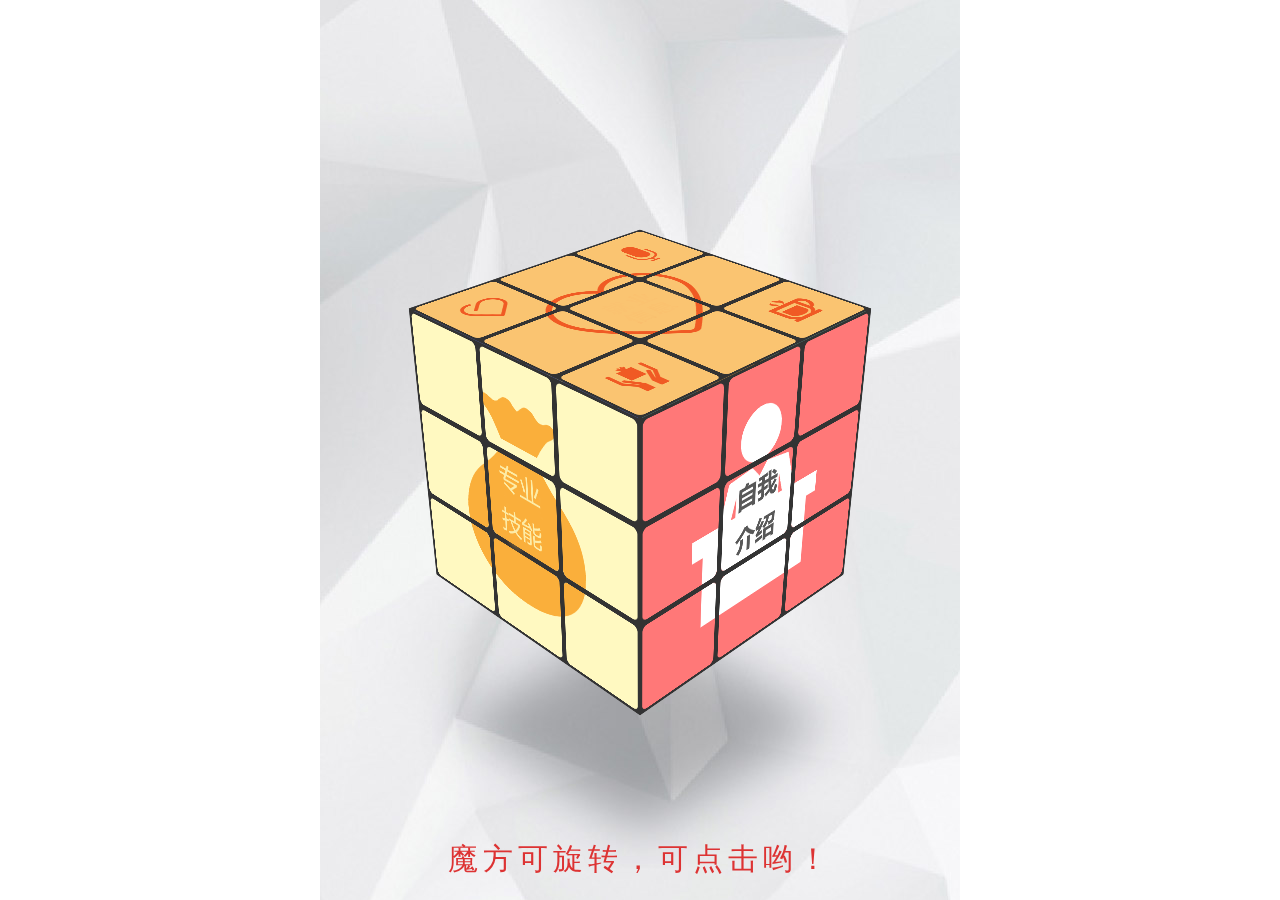
<file: resumeByH5/index.html>
<!DOCTYPE html>
<html lang="en">
<head>
    <meta charset="UTF-8">
    <meta name="viewport" content="width=device-width, initial-scale=1.0, user-scalable=no, maximum-scale=1.0, minimum-scale=1.0">
    <meta http-equiv="X-UA-Compatible" content="ie=edge">
    <link rel="stylesheet" href="css/swiper.css">
    <link rel="stylesheet/less" href="css/index.less">
    <link rel="stylesheet" href="css/animate.css">
    <link rel="stylesheet" href="css/iconfont.css">
    <script src='util/less.min.js'></script>
    <title>H5开发创意简历</title>
</head>
<body>
<main class="mainBox">
    <section class="loadingBox">
        <div class="title">
            <h1>孙妍妍</h1>
            <h2>H5场景的交互型简历</h2>
        </div>
        <div class="progress">
            <div class='run'></div>
        </div>
    </section>
    <section class="phoneBox">
        <div class="header">
            <h2 class='name'>孙妍妍</h2>
            <span class="time">00:00</span>
        </div>
        <div class="toListen">
            <audio src="./audio/bell.mp3" id='audioBell' loop preload='none'></audio>
            <div class="next"></div>
        </div>
        <div class="listening">
            <audio src="./audio/comfortable.mp3" id='audioSay' loop preload='none'></audio>
            <div class="next"></div>
        </div>
    </section>
    <section class="messageBox"></section>
    <section class="cubeBox">
        <ul class="box">
            <li><img src="./img/cube1.png" alt=""></li>
            <li><img src="./img/cube2.png" alt=""></li>
            <li><img src="./img/cube3.png" alt=""></li>
            <li><img src="./img/cube4.png" alt=""></li>
            <li><img src="./img/cube5.png" alt=""></li>
            <li><img src="./img/cube6.png" alt=""></li>
        </ul>
        <div class="tip">
            魔方可旋转，可点击哟！
        </div>
    </section>
    <section class="swiperBox">
        <div class="return">
            <i class="iconfont icon-fanhui"></i>
        </div>
        <div class="swiper-container">
            <div class="swiper-wrapper">
                <div class="swiper-slide page1">
                    <dl id='makisuBox'>
                        <dt>自我介绍</dt>
                        <dd><span class="no">01</span><span class="desc">姓名：孙妍妍</span></dd>
                        <dd><span class="no">02</span><span class="desc">性别：女</span></dd>
                        <dd><span class="no">03</span><span class="desc">年龄：23</span></dd>
                        <dd><span class="no">04</span><span class="desc">毕业院校：西北大学</span></dd>
                        <dd><span class="no">05</span><span class="desc">学历：本科</span></dd>
                        <dd><span class="no">06</span><span class="desc">籍贯：江苏</span></dd>
                        <dd><span class="no">07</span><span class="desc">电话：173xxxx0195</span></dd>
                        <dd><span class="no">08</span><span class="desc">邮箱：546208361@qq.com</span></dd>
                    </dl>
                </div>
                <div class="swiper-slide page2">
                    <h2>专业技能</h2>
                    <img src="./img/course1.png" alt="">
                    <img src="./img/course2.png" alt="">
                    <img src="./img/course3.png" alt="">
                    <img src="./img/course4.png" alt="">
                    <img src="./img/course5.png" alt="">
                    <img src="./img/course6.png" alt="">
                    <img src="./img/course.png" alt="">
                </div>
                <div class="swiper-slide page3">
                    <div class="header">
                        <h2>这是列表</h2>
                    </div>
                    <div>
                        <ul class='teachers'>
                            <li class="teacher">
                                <img src="./audio/avator.jpg" alt="">
                                <h3 class='name'>周周周</h3>
                                <div class="desc">HTTP协议采用了请求/响应模型，服务器给与响应。</div>
                            </li>
                            <li class="teacher">
                                <img src="./audio/avator.jpg" alt="">
                                <h3 class='name'>周周周</h3>
                                <div class="desc">HTTP协议采用了请求/响应模型，服务器给与响应。</div>
                            </li>
                            <li class="teacher">
                                <img src="./audio/avator.jpg" alt="">
                                <h3 class='name'>周周周</h3>
                                <div class="desc">HTTP协议采用了请求/响应模型，服务器给与响应。</div>
                            </li>
                            <li class="teacher">
                                <img src="./audio/avator.jpg" alt="">
                                <h3 class='name'>周周周</h3>
                                <div class="desc"></div>
                            </li>
                            <li class="teacher">
                                <img src="./audio/avator.jpg" alt="">
                                <h3 class='name'>周周周</h3>
                                <div class="desc">哈哈哈哈哈哈哈哈哈哈哈哈哈哈哈哈哈哈哈哈哈哈哈</div>
                            </li>
                            <li class="teacher">
                                <img src="./audio/avator.jpg" alt="">
                                <h3 class='name'>周周周</h3>
                                <div class="desc">HTTP超文本传输协议，目前网页传输的的通用协议。</div>
                            </li>
                        </ul>
                    </div>
                </div>
                <div class="swiper-slide page4">
                    <img src="./audio/timg.jpg" alt="">
                    <div class="mask"></div>
                    <div class="header">
                        <img src="./audio/avator.jpg" alt="">
                        <div class="title">
                            <h2>平凡之路</h2>
                            <h3>朴树</h3>
                        </div>
                    </div>
                    <div class="content">
                        <div class="wrapper" data-h=0>
                            <p>hshdahdhasdh哈哈哈</p>
                        </div>
                    </div>
                    <div class="footer">
                        <div class="progress">
                            <span class='curTime'>00:00</span>
                            <div class='runBox'>
                                <div class='run'></div>
                            </div>
                            <span class='totalTime'>00:00</span>
                        </div>
                        <div class='control'>
                            <i class="iconfont icon-zuobofang"></i>
                            <i class="iconfont icon-pause"></i>
                            <i class="iconfont icon-youbofang"></i>
                        </div>
                    </div>
                    <audio src="./audio/平凡之路.mp3" id='road' preload='none'></audio>
                </div>
                <div class="swiper-slide page5">
                    <div class="img">
                        <img src="audio/timg.jpg" alt="">
                    </div>
                    <div class="img">
                        <img src="audio/timg.jpg" alt="">
                    </div>
                    <div class="img">
                        <img src="audio/timg.jpg" alt="">
                    </div>
                    <div class="footer">
                        <p>让梦想燃烧！</p>
                    </div>
                </div>
                <div class="swiper-slide page6">
                    <div class="header">
                        <p>联系我们</p>
                        <p>contact us</p>
                    </div>
                    <div class="main">
                        <ul >
                            <li>
                                <img src="img/phone.png" alt="">
                                <div class="detail">
                                    <p>qq:12344444</p>
                                    <p>TEL:12344444</p>
                                    <p>手机:12344444</p>
                                </div>
                            </li>
                            <li>
                                <img src="img/address.png" alt="">
                                <div class="detail">
                                    <p>地址：</p>
                                    <p>的哈收到啦圣诞快乐是代理商</p>
                                </div>
                            </li>
                        </ul>
                    </div>
                </div>
            </div>
        </div>
    </section>
<script src='js/rem.js'></script>
<script src='util/zepto.min.js'></script>
<script src='util/swiper.js'></script>
<script src='util/makisu.min.js'></script>
<script src='js/index.js'></script>
</main>   
</body>
</html>
</file>
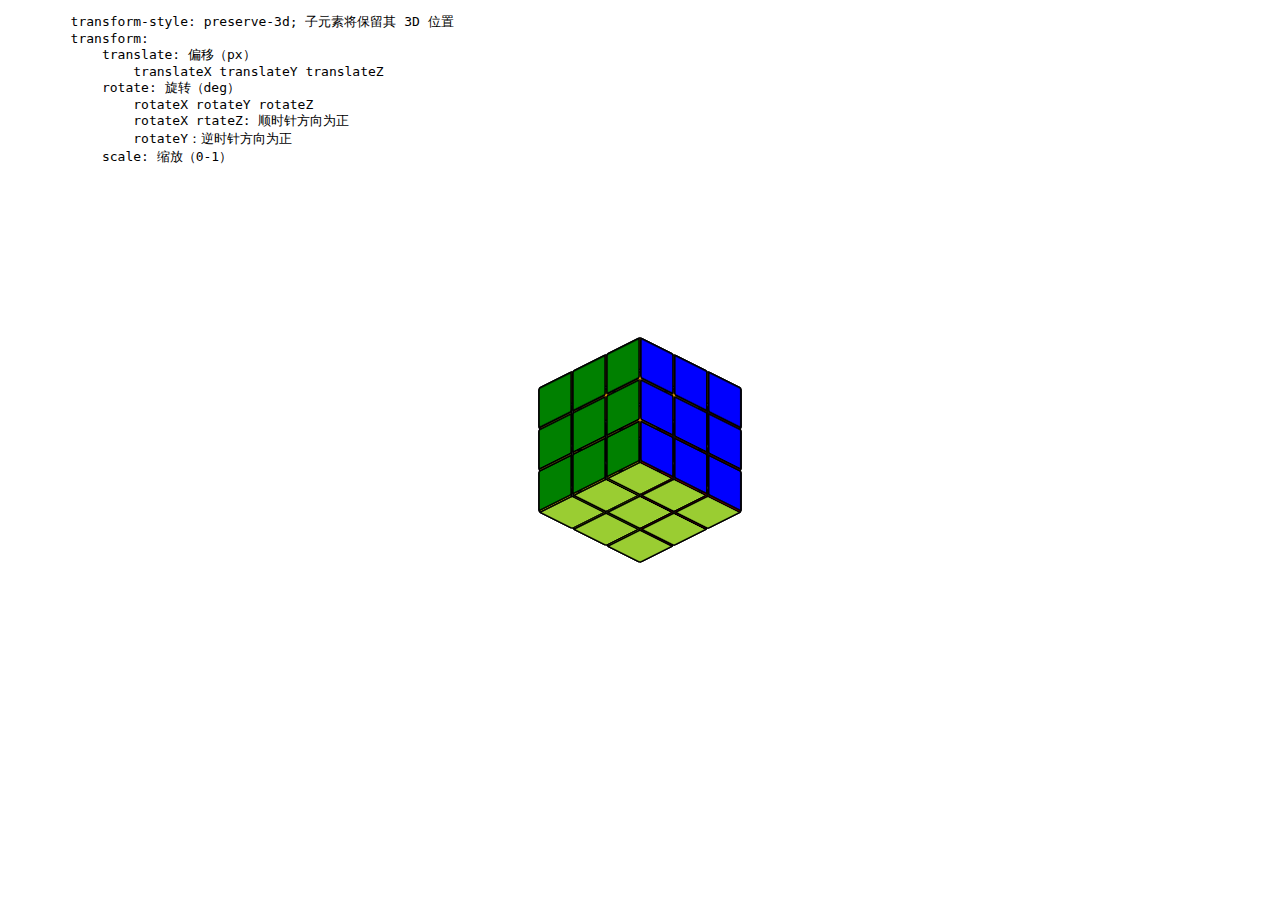
<file: css-transform.html>
<!DOCTYPE html>
<html>
<head>
    <meta charset='utf-8'>
    <link rel="stylesheet/less" href="css-transform.less">
    <script src="./js-util/less.js"></script>
</head>
<body>
    <pre>
        transform-style: preserve-3d; 子元素将保留其 3D 位置
        transform: 
            translate: 偏移（px）
                translateX translateY translateZ
            rotate: 旋转（deg）
                rotateX rotateY rotateZ
                rotateX rtateZ: 顺时针方向为正
                rotateY：逆时针方向为正
            scale: 缩放（0-1）
    </pre>
    <div class="main">
        <div class="box">
            <div class="aside green">
                <div></div>
                <div></div>
                <div></div>
                <div></div>
                <div></div>
                <div></div>
                <div></div>
                <div></div>
                <div></div>
            </div>
            <div class="aside red">
                <div></div>
                <div></div>
                <div></div>
                <div></div>
                <div></div>
                <div></div>
                <div></div>
                <div></div>
                <div></div>
            </div>
            <div class="aside orange">
                <div></div>
                <div></div>
                <div></div>
                <div></div>
                <div></div>
                <div></div>
                <div></div>
                <div></div>
                <div></div>
            </div>
            <div class="aside yellow">
                <div></div>
                <div></div>
                <div></div>
                <div></div>
                <div></div>
                <div></div>
                <div></div>
                <div></div>
                <div></div>
            </div>
            <div class="aside blue">
                <div></div>
                <div></div>
                <div></div>
                <div></div>
                <div></div>
                <div></div>
                <div></div>
                <div></div>
                <div></div>
            </div>
            <div class="aside yg">
                <div></div>
                <div></div>
                <div></div>
                <div></div>
                <div></div>
                <div></div>
                <div></div>
                <div></div>
                <div></div>
            </div>
        </div>
    </div>
</body>
</html>
</file>
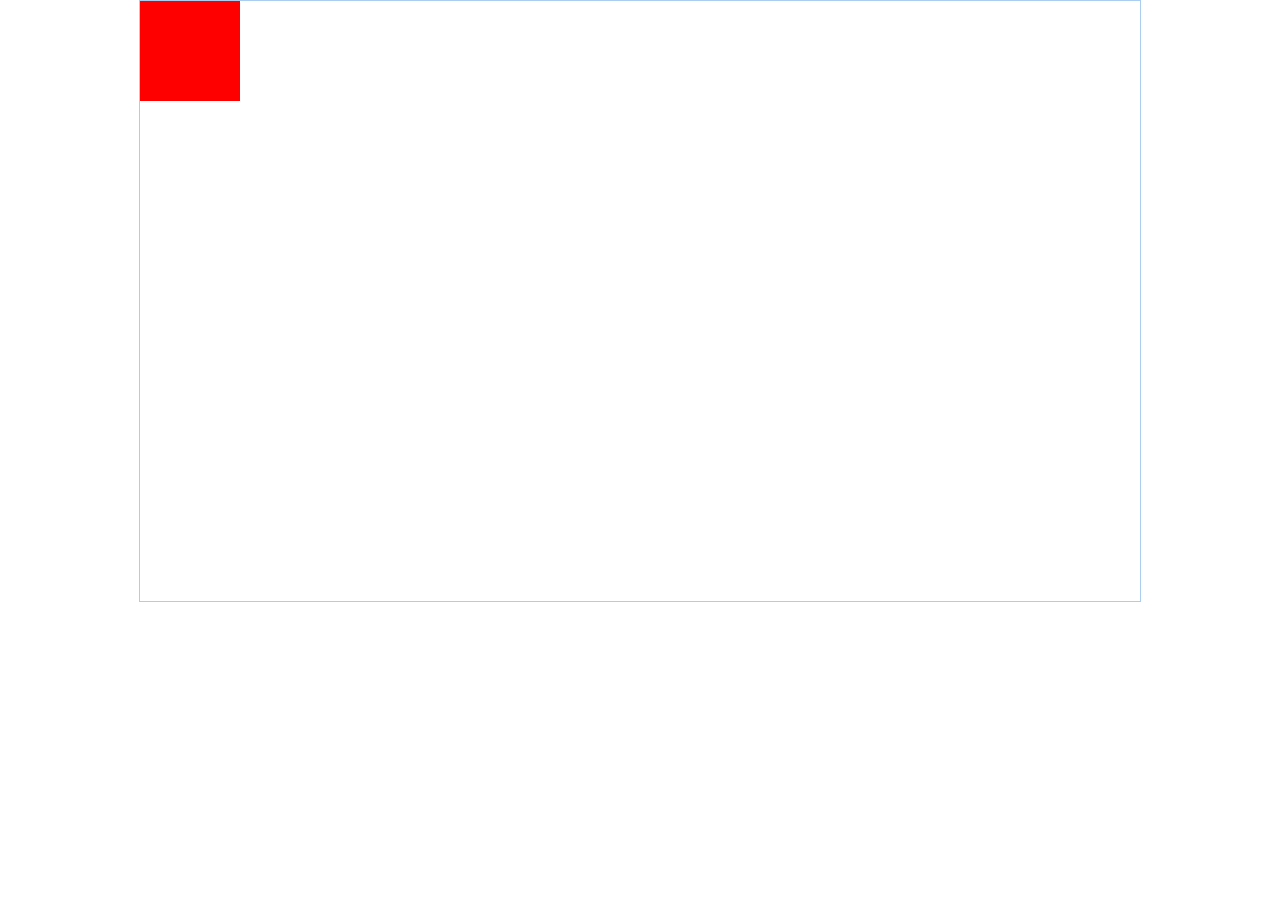
<file: draft.html>
<!DOCTYPE html>
<html lang="en">
<head>
    <meta charset="UTF-8">
    <meta name="viewport" content="width=device-width, initial-scale=1.0">
    <meta http-equiv="X-UA-Compatible" content="ie=edge">
    <title>draft拖拽</title>
    <style>
        * {
            margin: 0;
            padding: 0;
        }
        .main {
            width: 1000px;
            height: 600px;
            margin: 0 auto;
            border: 1px solid #abcdef;
            /* position: relative; */
        }
        .box {
            position: absolute;
            width: 100px;
            height: 100px;
            background-color: red;
        }
    </style>
</head>
<body>
    <div class="main">
        <div class="box">

        </div>
    </div>

<script src="./js-util/jquery.js"></script>
<script>
(function(){
    let box = $('.box');
    box.mousedown(function(e){
        let distanceX = e.pageX - box.offset().left;
        let distanceY = e.pageY - box.offset().top;
        console.log(distanceX, distanceY);

        $(document).mousemove(function(e) {
            console.log(e.pageX, e.pageY);
            let x = e.pageX - distanceX;
            let y = e.pageY - distanceY;
            if(x < 0) {
                x = 0; 
            } else if(x > $(document).width() - box.outerWidth(true)) {
                x = $(document).width() - box.outerWidth(true);
            }
            if(y < 0)  {
                y = 0;
            }else if( y > $(document).height() - box.outerHeight(true)) {
                y = $(document).height() - box.outerHeight(true);
            }
            box.css({
                left: x,
                top: y
            }).mouseup(function() {
                $(document).unbind('mousemove');
            })
        })
    })
})()
</script>
</body>
</html>
</file>
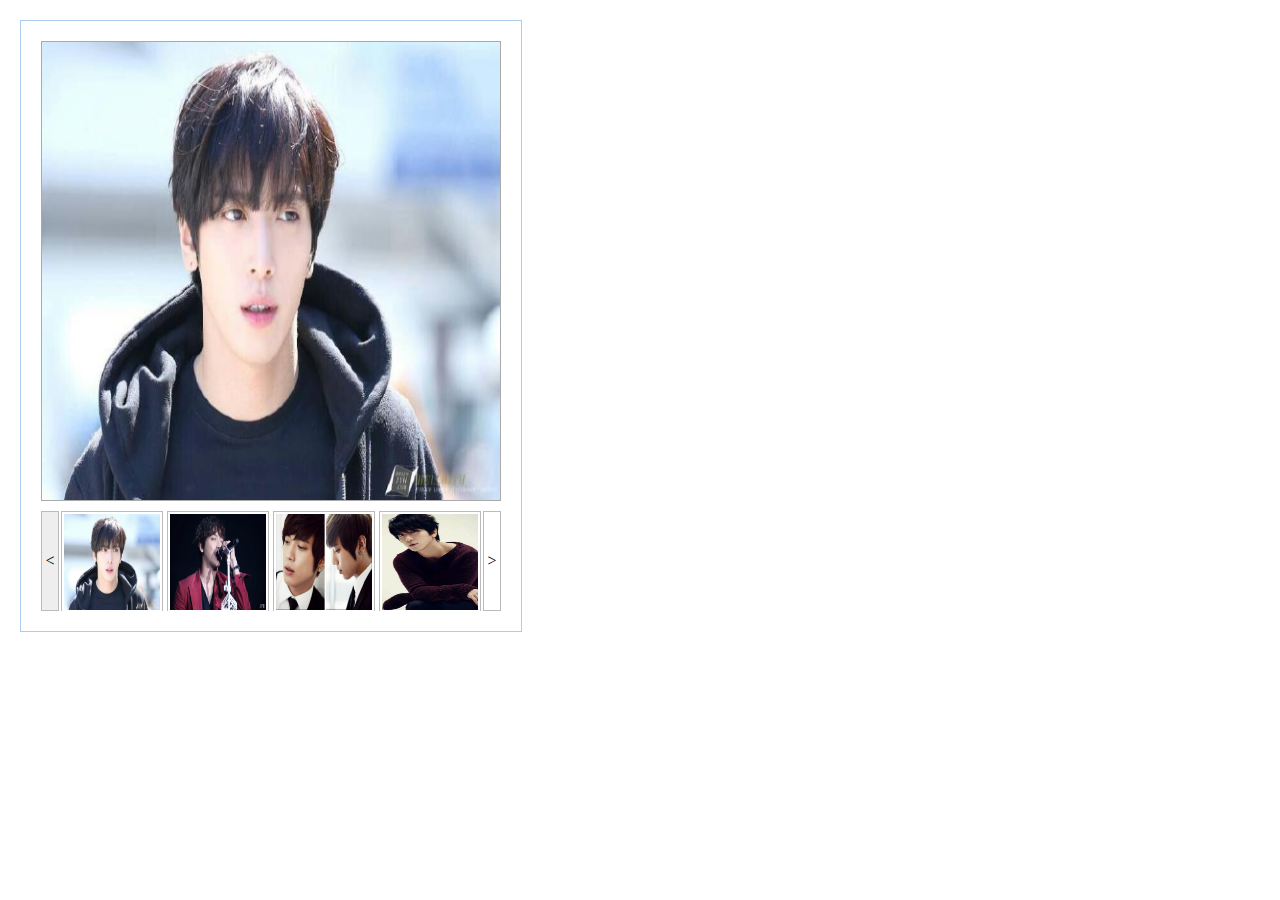
<file: magnifier.html>
<!DOCTYPE html>
<html lang="en">
<head>
    <meta charset="UTF-8">
    <title>放大镜</title>
    <style>
        * {
            margin: 0;
            padding: 0;
        }
        ul, li {
            list-style: none;
        }
        .main {
            float: left;
            width: 460px;
            height: 570px;
            margin: 20px;
            padding: 20px;
            border: 1px solid #abcdef;
        }
        .mainImg {
            position: relative;
            width: 458px; 
            height: 458px;
            /* padding: 29px; */
            margin-bottom: 10px;
            border: 1px solid #aaa;
        }
        .mask {
            position: absolute;
            width: 100px;
            height: 100px;
            background-color: #abcdef;
            opacity: .4;
        }
        .mainImg img {
            width: 458px;
            height: 458px;
        }
        .control {
            float: left;
            width: 16px;
            height: 98px;
            line-height: 98px;
            text-align: center;
            border: 1px solid #bbb;
            cursor: pointer;
        }
        .control.disabled {
            cursor: default;
            background-color: #eee;
        }
        .miniImgs {
            float: left;
            width: 424px;
            height: 100px;
            position: relative;
            overflow: hidden;
        }
        .miniImgs ul {
            width: 636px;
            position: absolute;
        }
        .miniImgs li {
            float: left;
            width: 96px;
            height: 96px;
            border: 1px solid #bbb;
            margin: 0 2px;
            padding: 2px;
            cursor: pointer;
        }
        .miniImgs li.active, .miniImgs li:hover {
            border: 1px solid orange;
        }
        .miniImgs img {
            width: 96px;
            height: 96px;
        }
        .maxImg {
            position: relative;
            float: left;
            margin: 20px;
            width: 500px;
            height: 500px; 
            overflow: hidden;
        }
        .maxImg img {
            position: absolute;
            left: 0;
            top: 0;
            width: 800px;
            height: 800px;
        }

    </style>
</head>
<body>
<div class="main">
<div class="mainImg">
    <div class="mask" style="display: none;"></div>
    <img src="imgs/郑容和1.jpeg" alt="" class="show normal">
</div>
<div class="miniBox">
    <span class="control prev disabled">&lt;</span>
    <div class="miniImgs"> 
        <ul class="miniUl">
            <li><img src="imgs/郑容和1.jpeg" alt=""></li>
            <li><img src="imgs/郑容和2.jpeg" alt=""></li>
            <li><img src="imgs/郑容和3.jpg" alt=""></li>
            <li><img src="imgs/郑容和4.jpeg" alt=""></li>
            <li><img src="imgs/郑容和5.jpeg" alt=""></li>
            <li><img src="imgs/郑容和6.jpeg" alt=""></li>
        </ul>  
    </div>
    <span class="control next">&gt;</span>
</div>
</div>
<div class="maxImg" style="display:none;">
    <img src="imgs/郑容和1.jpeg" alt="" class="show max">
</div> 
<script src="./js-util/jquery.js"></script>
<script>
$(function() {
    let item = $('li');
    let ul = $('.miniUl');
    let show = $('.show');
    let normal = $('normal');
    let maxBox = $('.maxImg'), max = $('.max');
    let now = 0;
    let prev = $('.prev'), next = $('.next');
    let mask = $('.mask'), mainImg = $('.mainImg');
    let percentageX = 0, percentageY = 0;

    mainImg.mousemove(function(e) {
        mask.show();
        maxBox.show();
        let x = e.pageX - mask.width() / 2 - mainImg.offset().left;
        let y = e.pageY - mask.height() / 2 - mainImg.offset().top;

        if(x < 0) {
            x = 0
        }else if(x > mainImg.width() - mask.width()) {
            x = mainImg.width() - mask.width()
        }

        if(y < 0) {
            y = 0
        }else if(y > mainImg.width() - mask.width()) {
            y = mainImg.width() - mask.width()
        }
        mask.css({
            left: x,
            top: y
        });

        percentageX = x / (mainImg.width() - mask.width());
        percentageY = y / (mainImg.height() - mask.height());
        
        // 300 = 800 -500
        max.css({
            left: -percentageX * 300,
            top: -percentageY * 300
        })
    }).mouseout(function() {
        mask.hide();
        maxBox.hide();
    })

    item.mouseover(function() {
        let src = $(this).find('img').attr('src');
        console.log(src);
        $(this).addClass('active').siblings().removeClass('active');
        show.attr('src', src);
    })

    prev.on('click', function() {
        console.log(now);
        if(now === 0) return;
        now--;
        if(now === 0) prev.addClass('disabled');
        next.removeClass('disabled');
        // if(now)
        ul.animate({
            left: '+='+now * 106
        })
    });

    next.on('click', function() {
        if(now === 2) return;
        now++;
        if(now === 2) next.addClass('disabled');
        prev.removeClass('disabled');
        ul.animate({
            left: -now * 106
        })
    });
})
</script>  
</body>
</html>
</file>
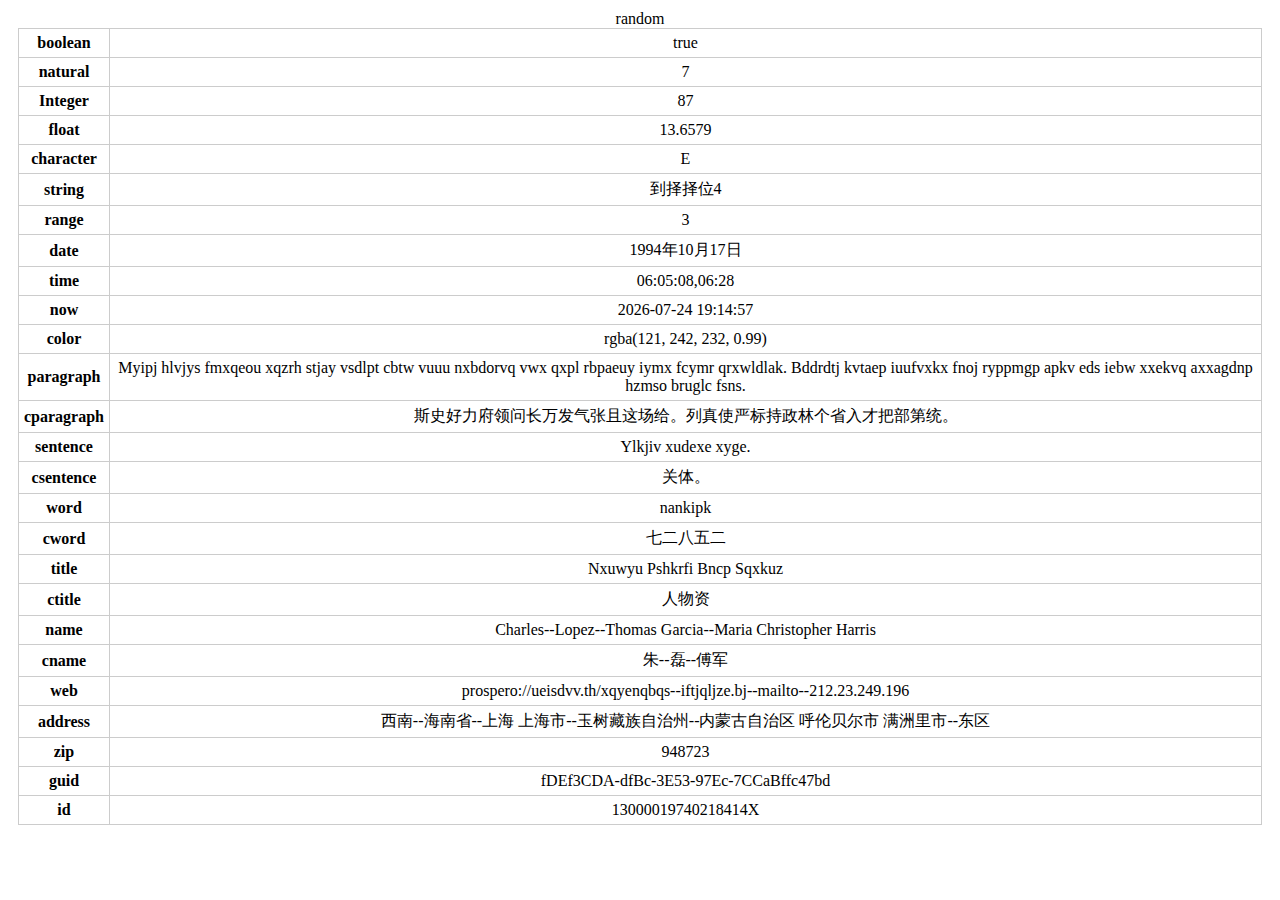
<file: mock.html>
<!DOCTYPE html>
<html lang="en">
<head>
    <meta charset="UTF-8">
    <meta name="viewport" content="width=device-width, initial-scale=1.0">
    <meta http-equiv="X-UA-Compatible" content="ie=edge">
    <title>learn mock</title>
    <script src='./js-util/jquery.js'></script>
    <script src="./js-util/mock.js"></script>
    <style>
        table {
            border-collapse:collapse; /*合并边框，设置为细线表格*/ 
            margin: 10px;
        }
        th,td {
            text-align: center;
            padding: 5px;
            border:1px solid #ccc;
        }
    </style>
</head>
<body>
    <table class='random'>
        <caption>random</caption>
        <tbody></tbody>
    </table>

    <table class='template'>
        <caption></caption>
        <thead></thead>
        <tbody></tbody>
    </table>

    <table class='template2'>
        <caption></caption>
        <thead></thead>
        <tbody></tbody>
    </table>
<script>
function show(list, dom) {

    var thead = '<tr>';
    for(var key of Object.keys(list[0])) {
        thead += '<th>' + key + '</th>';
    }
    thead += '</tr>';

    var tbody = [];
    for(var i = 0;i < list.length; i++) {
        var str = '<tr>';
        for(var val of Object.values(list[i])) {
            str += '<td>' + val + '</td>'
        }
        str += '</tr>'
        tbody.push(str)
    }
    $('.' + dom + ' caption').html(dom)   
    $('.' + dom + ' thead').html(thead)   
    $('.' + dom + ' tbody').html(tbody.join(''))   
}

function showVertical(obj) {
    var html = [];
    for(let [key, val] of Object.entries(obj)) {
        var str = '<tr><th>';
        str += key + '</th><td>' + val + '</td></tr>';
        html.push(str);
    }
    $('.random tbody').html(html.join(''))   
}
/*
Mock.mock(rurl?,rtype?,template|function(opt))

    rurl:ajax请求的地址

    rtype:ajax请求的类型，如’GET','POST'

    template:数据模板，就是之前那些个例子

    function:生成相应数据的函数

    具体的应用情况在下边：

    Mock.mock(template)

    Mock.mock(rurl,template)，模拟ajax,匹配接收到url的ajax请求，把template对应的数据返回返回

    Mock.mock(rurl,function(opt)),模拟ajax,会把函数执行的结果作为ajax回调返回

    Mock.mock(rurl,rtype,template) 同上，只是对ajax的类型有要求

    Mock.mock(rurl,rtype,function) 同上
*/
Mock.setup({ // 配置拦截ajax请求的行为 支持的配置项有 timeout
    timeout: 1200 
    // timeout: '1000-4000' // 设置1秒到4秒响应
 })

Mock.mock('http://g.cn', {

    // 'name|rule: value'
    // 属性名|规则名: 属性值（属性名和规则之间用|隔开，规则是可以选的）
    // 生成规则 的 含义 需要依赖 属性值的类型 才能确定
    // 属性值 中可以含有 @占位符。
    // 属性值 还指定了最终值的初始值和类型。

    // 'name|min-max': value
    'list|1-10': [{ // 属性 list 的值是一个数组，其中含有1到10个元素
        // 'name|+step': number 属性值自动加step，初始值为number
        'id|+1': 1, // 属性id是一个自增数，起始值为12，每次增1
        
        // 'name|min-max': number 生成一个大于等于min，小于等于max的整数，属性值number只是用来确定类型 
        'price|3-20.2': 5, // 属性price是一个number,最小3，最大10

        // 'name|count': string 通过重复string生成一个字符串，重复次数等于count
        'name|2': 'b', // 属性name是一个字符串，生成‘bb’ 
        
        // 'name|min-max': string 通过重复string生成一个字符串，重复次数大于等于min，小于等于max
        'star|1-5': '★', // 随机生成1-5个★

        // 'name|min-max.dmin-dmax': number 生成一个小数，整数部分大于等于 min、小于等于 max 小数部分保留 dmin 到 dmax 位 
        'floor1|1-4.0-3': 1, // 生成一个小数，整数部分大于等于 1、小于等于 4  小数部分0到3位

        // 'name|min-max.dcount': number 生成一个小数，整数部分大于等于 min、小于等于 max 小数部分保留 dcount 位     
        'floor2|4-8.3': 1, // 生成一个小数，整数部分大于等于4 、小于等于 8  小数部分3位

        // 'name|count.dmin-dmax': number 生成一个小数，整数部分等于count 小数部分保留 dmin 到 dmax 位       
        'floor3|2.1-3': 1, // 生成一个小数，整数部分2位  小数部分1到3位

        // 'name|count.dcount': number 生成一个小数，整数部分等于count 小数部分保留 dcount 位        
        'floor4|3.2': 1, // 生成一个小数，整数部分3位  小数部分2位
        
        // 'name|1': boolean 随机生成一个布尔值，值为 true 的概率是 1/2，值为 false 的概率同样是 1/2
        'isHot|1': true, //
        
        // 'name|min-max': boolean 随机生成一个布尔值，值为 value 的概率是 min / (min + max)，值为 !value 的概率是 max / (min + max)
        'isHot1|1-3': true, //
        
        // 用 @ 来标识其后的字符串是 占位符
        'first': '@FIRST',

        'middle': '@FIRST',

        'last': '@LAST',

        'full': '@first @middle @last',

        'regexp': /[a-z][A-Z][0-9]/, // 
    }]
})
$.ajax({
    url: 'http://g.cn',
    dataType: 'json' // 设置返回的数据格式为json 不设置的话需要自己手动JSON.parse(data)
}).done(function(data, status, xhr) {
    show(data.list, 'template')
})

Mock.mock('http://q.cn', function(opts) {
    // console.log(opts) // 请求信息
    return Mock.mock({
        'list|1-10': [{
            'name': '@cname',
            'address': '@city(true)',
            'id': '@id'
        }]
    })
})
$.ajax({
    url: 'http://q.cn',
    type: 'post',
    dataType: 'json',
    data: {
        id: 88,
        pwd: '123abc'
    }
}).done(function(data, status, xhr) {
    show(data.list, 'template2')
})

/*
Mock.Random 这是一个工具类 用于生成各种类型的数据
Mock.Random 的方法在模板数据中被称为占位符
*/
var Random = Mock.Random;
var myRan = {
    // Random.boolean(min?, max?, current?) 随机生成布尔值
    'boolean': Random.boolean(), // true false 各一半

    // Random.natural(min?, max?) 随机生成一个自然数 大于等于0
    'natural': Mock.mock('@natural(5,8)'), // 随机生成的最小是5，最大是8

    // Random.Integer(min?, max?) 随机生成一个整数，可以是负数
    'Integer': Random.integer(60, 100),

    // Random.float(min?,max?,dmin?,dmax?) 随机生成一个小数浮点数,四个参数分别为，整数部分最小值最大值，小数部分最小值最大值。
    'float': Mock.mock('@float(10,14,2,5)'),

    // Random.character(pool?) 随机生成一个字符 pool的值可以是 upper 26个大写字母；lower 26个小写字母；number 0到9十个数字；symbol ！@#￥%……&*()[]
    'character': Mock.mock('@character("upper")'),

    // Random.string(pool?,min,max) 随机生成一个字符串
    'string': Random.string('新的字符串会从这里选择4到5位', 3, 6),

    // Random.range(start?, stop, step?) 返回一个整型数组
    'range': Mock.mock('@range(3,7,5)'),

    // Random.date(formate?) 返回一个随机日期的字符串  format的格式是‘yyyy-MM-dd’,可以随机组合
    'date': Mock.mock('@date("yyyy年MM月dd日")'),

    // Random.time(formate?) 返回一个随机时间字符串 formate的格式是'HH-mm-ss'
    'time': Random.time() + ',' + Random.time('HH:mm'),

    // Random.now(unit?,format?) 返回当前时间的字符串
    'now': Random.now(),

    'color': Random.rgba(), // Random.color() Random.hex() Random.rgb() Random.rgba()

    // Random.paragraph(min?, max) // 随机生成段落 
    'paragraph': Random.paragraph(2,4),
    'cparagraph': Random.cparagraph(2,4), // 中文段落

    // Random.sentence(min?, max?) // 随机生成一个句子 第一个单词的首字母大写 句子的单词个数min到max 默认长度12到18
    'sentence': Random.sentence(2,4), // 随机生成一个单词个数2到4的句子
    'csentence': Random.csentence(2,4), // 随机生成一个汉字个数2到4的句子

    // Random.words()  随机生成一个单词  默认长度3到10 
    'word': Random.word(7), // 随机生成一个长度7的单词
    'cword': Random.cword('零一二三四五六七八九十',4,8), // 取pool的内容，随机生成一个长度为4到8的词语

    // Random.title(min?, max?) 随机生成一个标题 标题中单词个数为min到max 每个单词首字母大写
    'title': Mock.mock('@title()'),
    'ctitle': Mock.mock('@ctitle()'),

    // Name 
    'name': Random.first() + '--' + Random.last() + '--' + Random.name() + '--' + Random.name(true),
    'cname': Random.cfirst() + '--' + Random.clast() + '--' + Random.cname(),
    
    // Web
    'web': Mock.mock('@url') + '--' + Mock.mock('@domain') + '--' + Mock.mock('@protocol') + '--' + Mock.mock('@ip'),

    // Address
    'address': Random.region() + '--' + Mock.mock('@province') + '--' + Mock.mock('@city(true)') + '--' + Mock.mock('@city') + '--' + Mock.mock('@county(true)') + '--' + Mock.mock('@county'),

    'zip': Mock.mock('@zip'), // 六位数邮编 496666

    'guid': Mock.mock('@guid'), // F2DaB80E-FBDc-B7b4-77Df-c8F8B0f1eb90

    'id': Mock.mock('@id'), // 18为身份证号码 150000197002146973
}
showVertical(myRan)

// 校验
// Mock.valid(template, data): 用来校验真实数据data是否与数据模板template匹配
var tempObj = { "user|1-3": [{ 'name': '@cname', 'id|18-28': 88 } ]};
var realData = { "user": [{ 'name': '张三', 'id': 90 } ]};
console.log(Mock.valid(tempObj, realData));

</script>
</body>
</html>
</file>
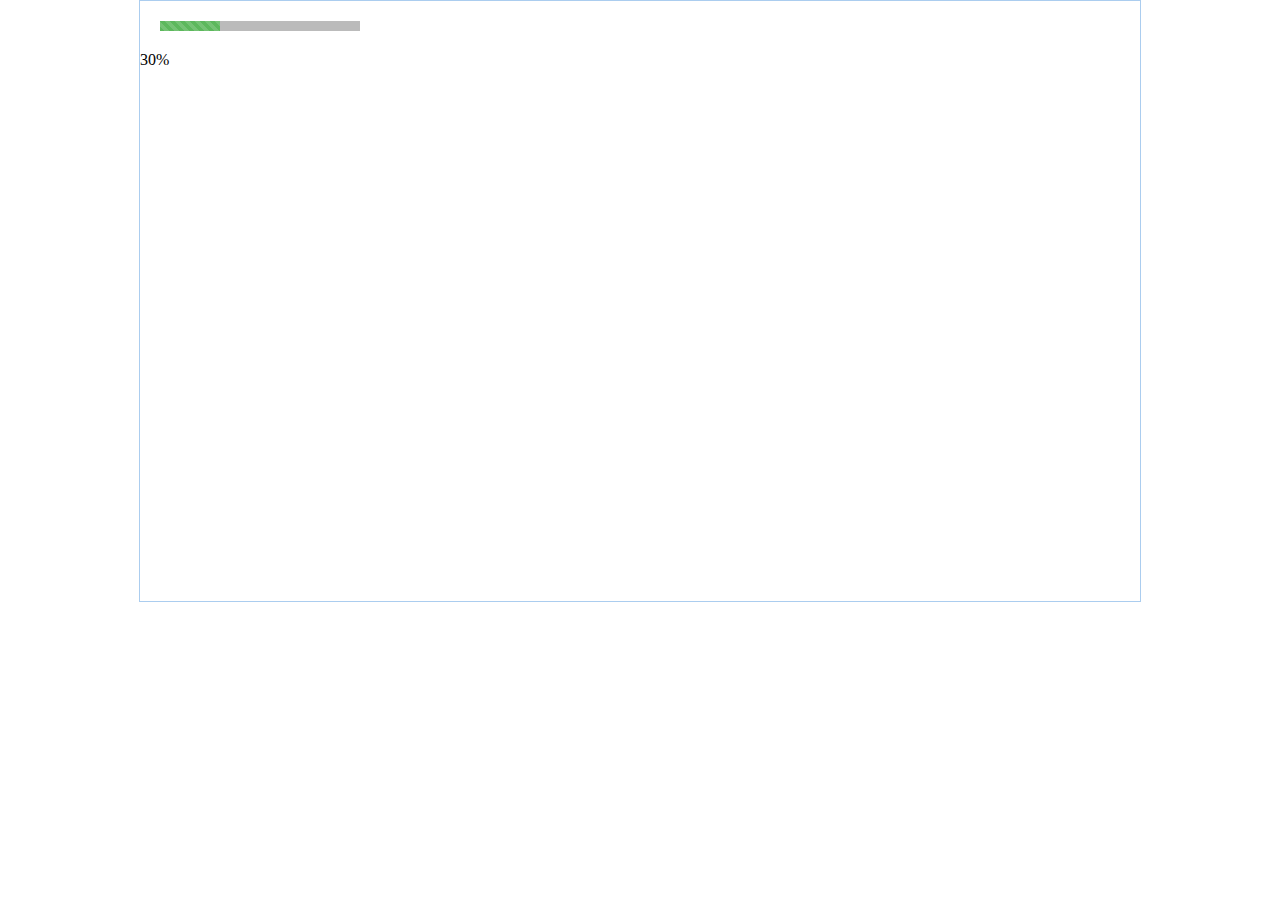
<file: progress.html>
<!DOCTYPE html>
<html lang="en">
<head>
    <meta charset="UTF-8">
    <meta name="viewport" content="width=device-width, initial-scale=1.0">
    <meta http-equiv="X-UA-Compatible" content="ie=edge">
    <title>progress</title>
    <style>
        * {
            margin: 0;
            padding: 0;
        }
        .main {
            width: 1000px;
            height: 600px;
            margin: 0 auto;
            border: 1px solid #abcdef;
        }
        .proBox {
            margin: 20px;
            width: 200px;
            height: 10px;
            background: #bbb;
        }
        .progress {
            width: 0;
            height: 10px;
            background: repeating-linear-gradient(45deg, #5CB85C, #5CB85C 25%, #74C274 25%, #74C274 50%);
            background-size: 10px 10px;            
            animation: progressMove .3s linear infinite;
        }
        @keyframes progressMove {
            from{
                background-position: 0 0;
            }
            to {
                background-position: 0 -.3rem;
            }
        }
    </style>
</head>
<body>
    <div class="main">
        <div class="proBox">
            <div class="progress"></div>
        </div>
        <span class="num">0</span>%
    </div>

<script src="./js-util/jquery.js"></script>
<script>
(function(){
    let progress = $('.progress');
    let pWidth = 0;
    let time = setInterval(function() {
        // progress.animate({
        //     width: pWidth += 10
        // })
        progress.width(pWidth += 10)
        $('.num').text(parseInt(pWidth/200*100))
        pWidth === 200 ? clearInterval(time) : ''
    }, 100)
})();
</script>
</body>
</html>
</file>
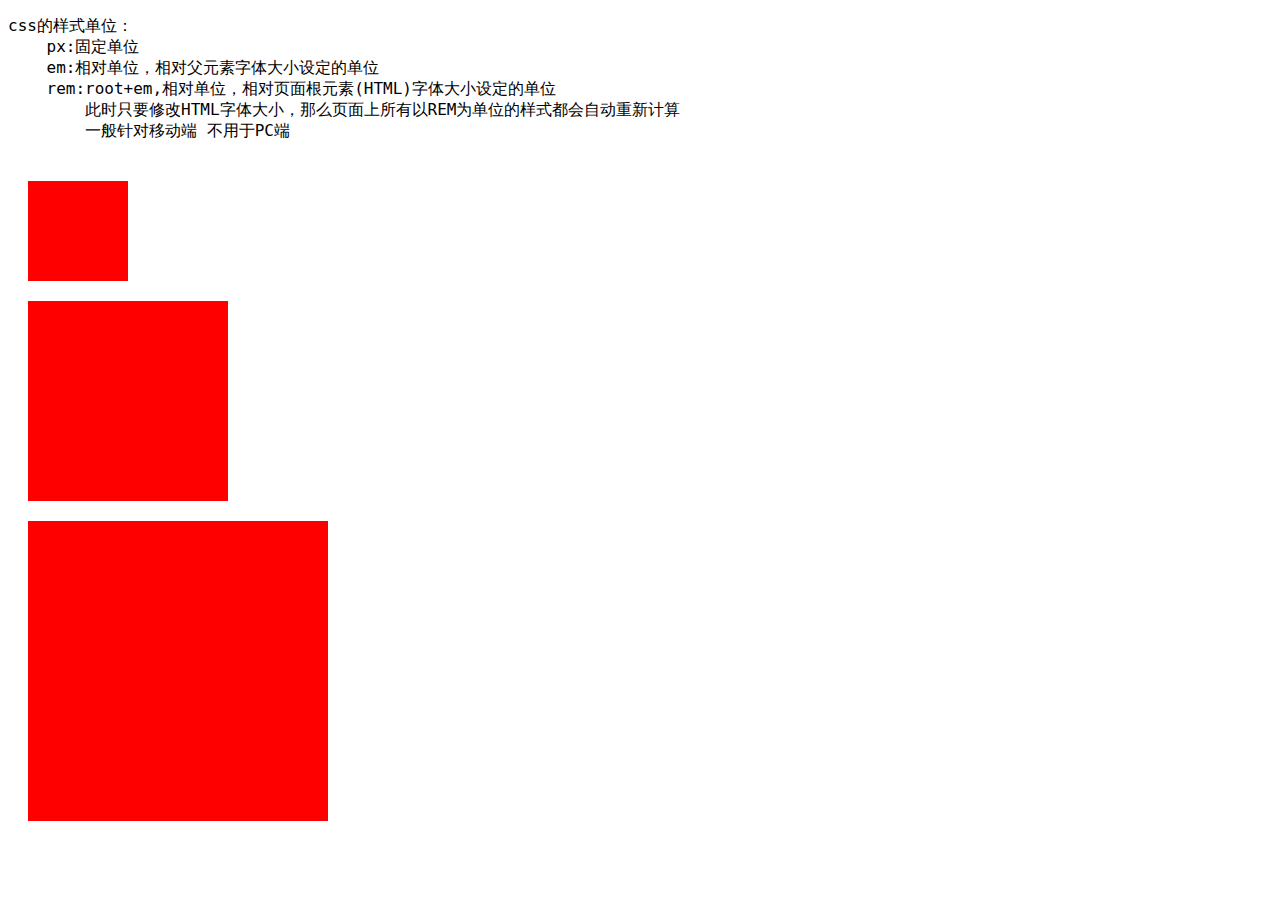
<file: REM-layout.html>
<!DOCTYPE html>
<html>
<head>
    <meta charset="utf-8">
    <meta name="viewport" content="width=device-width, user-scalable=no, initial-scale=1.0, maximun-sacle=1.0, minimum-scale=1.0">
    <title>REM等比缩放响应式布局</title>
    <style>
        html { /*页面根元素*/
            /*font-size: 10px; 最好不要写10px, 有些浏览器最小是12px, 默认16px
              font-size: 16px; 1rem=16px 如果想要20px 需要计算 麻烦
              为了方便rem计算，有的会写font-size=62.5%,此时1rem=62.5%*16px=10px, 
              但同样的 谷歌浏览器的最小12px会使1rem=62.5%*12px=7.5px，影响样式*/
            font-size: 100px; /*1rem=100px 20px=0.2rem 方便计算 */
        }
        body {
            font-size: .16rem; /*字体为16px*/
        }
        .main div {
            margin: .2rem;
            background: red;
        }
        .box1 {
            width: 1rem;
            height: 1rem;
        }
        .box2 {
            width: 2rem;
            height: 2rem;
        }
        .box3 {
            width: 3rem;
            height: 3rem;
        }
    </style>
</head>
<body>
<pre>
css的样式单位：
    px:固定单位
    em:相对单位，相对父元素字体大小设定的单位
    rem:root+em,相对单位，相对页面根元素(HTML)字体大小设定的单位
        此时只要修改HTML字体大小，那么页面上所有以REM为单位的样式都会自动重新计算
        一般针对移动端 不用于PC端

</pre>    
<div class="main">
    <div class="box1"></div>
    <div class="box2"></div>
    <div class="box3"></div>
</div>
</body>
</html>

<p>
        
</p>
</file>
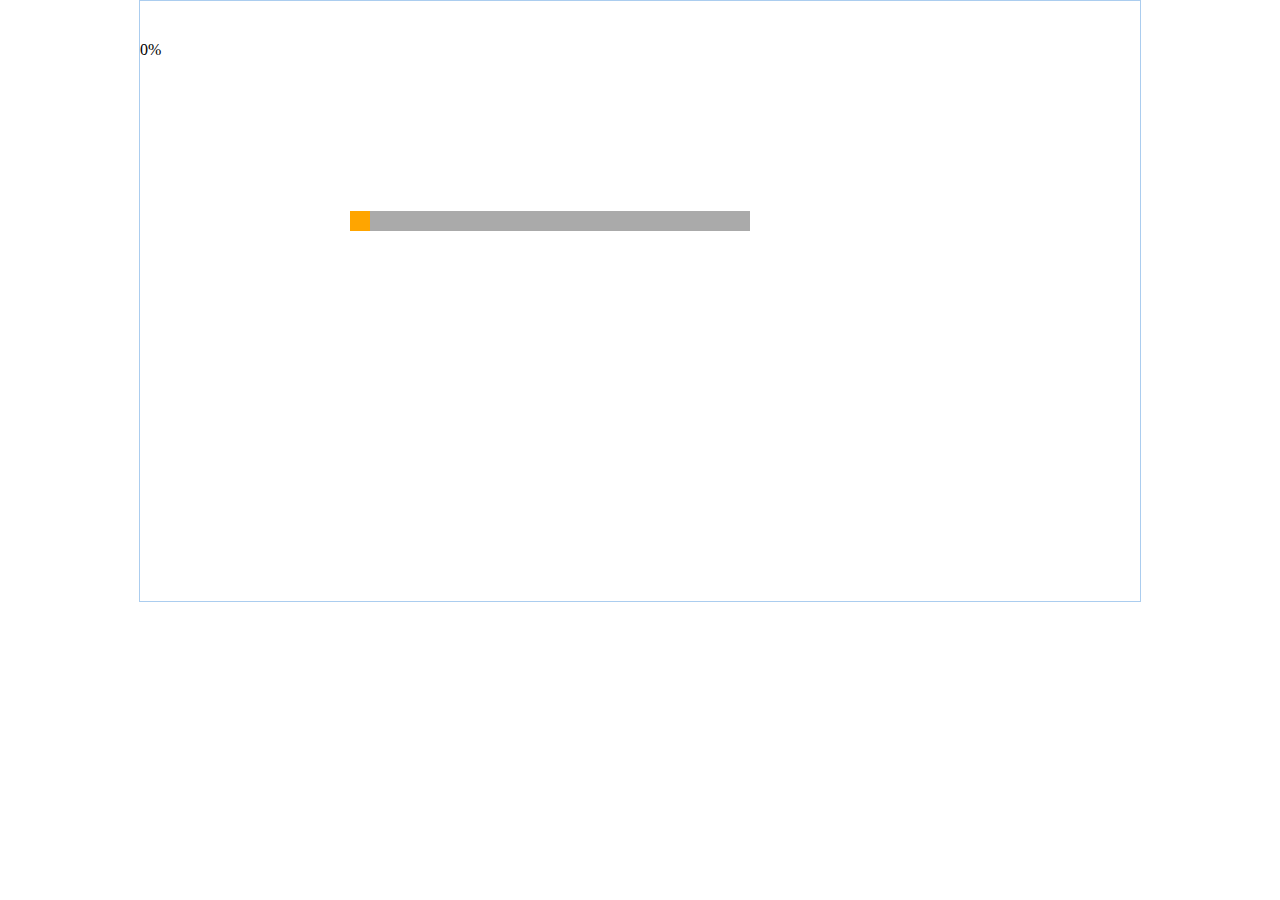
<file: slide.html>
<!DOCTYPE html>
<html lang="en">
<head>
    <meta charset="UTF-8">
    <meta name="viewport" content="width=device-width, initial-scale=1.0">
    <meta http-equiv="X-UA-Compatible" content="ie=edge">
    <title>slide</title>
    <style>
        * {
            margin: 0;
            padding: 0;
        }
        .main {
            width: 1000px;
            height: 600px;
            margin: 0 auto;
            border: 1px solid #abcdef;
        }
        .outerBox {
            position: relative;
            top: 200px;
            left: 200px;
            width: 400px;
            height: 20px;
            margin: 10px;
            background: #aaa;
        }
        .innerBox {
            position: absolute;
            width: 20px;
            height: 20px;
            background: orange;
        }
        .progress {
            width: 0;
            height: 50px;
            background: red;
        }
    </style>
</head>
<body>
    <div class="main">
        <div class="outerBox">
            <div class="innerBox"></div>
        </div>
        <span class="num">0</span>%

        <div class="progress"></div>
    </div>

<script src="./js-util/jquery.js"></script>
<script>
(function(){
    let outer = $('.outerBox');
    let box = $('.innerBox');
    let percentage = 0;
    let pro = $('.progress')
    box.mousedown(function(e){
        let distanceX = e.pageX - box.offset().left + outer.offset().left;

        $(document).mousemove(function(e) {
            let x = e.pageX - distanceX;
            if(x < 0) {
                x = 0; 
            } else if(x > outer.width() - box.width()) {
                x = outer.width() - box.width();
            }
            
            box.css({ left: x });
            percentage = x/(outer.width() - box.width());
            $('.num').text( (percentage * 100).toFixed(2));

            pro.width(percentage*800)
            

        }).mouseup(function() {
            $(document).unbind('mousemove');
        })
    })
})()
</script>
</body>
</html>
</file>
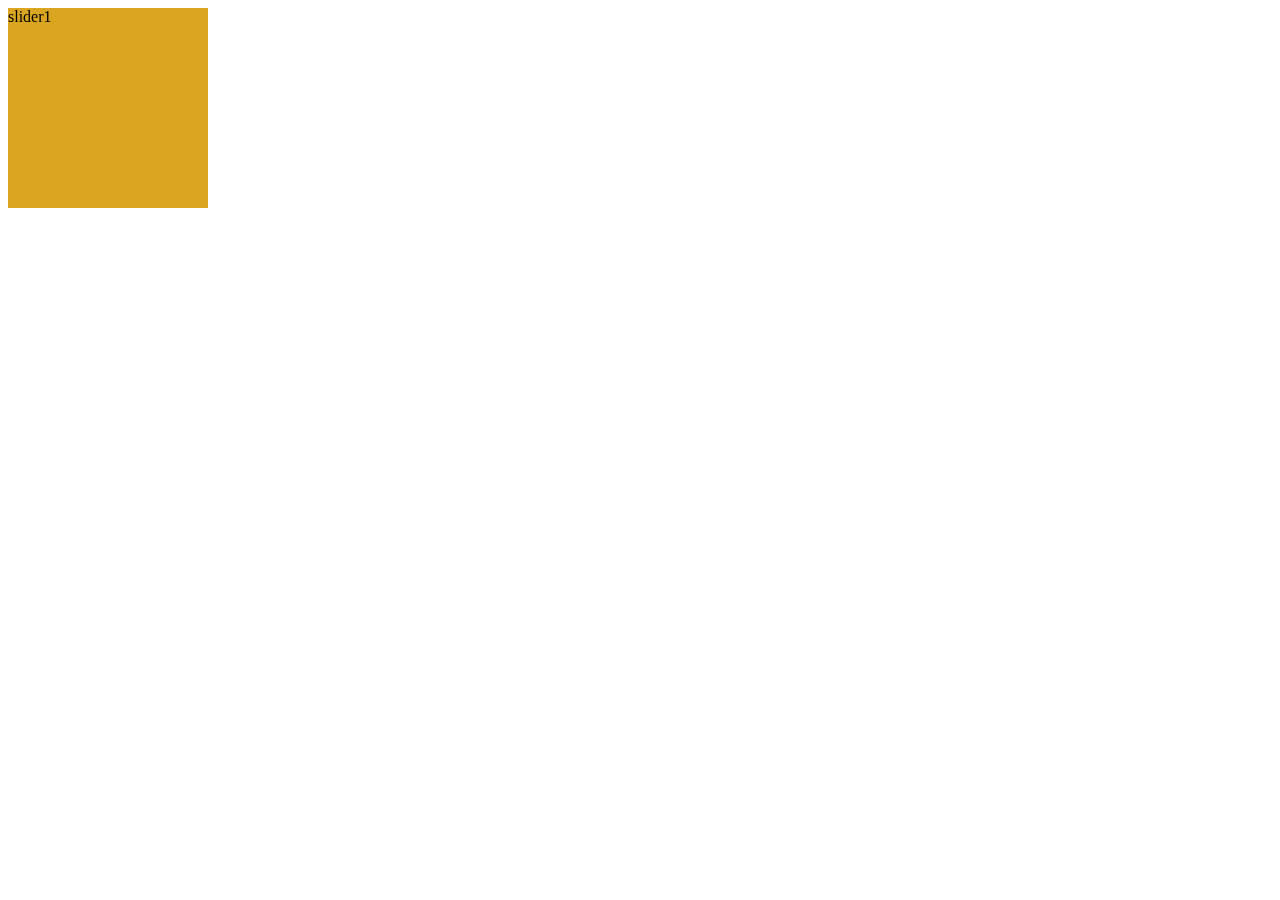
<file: swiper.html>
<!DOCTYPE html>
<html lang="en">
<head>
    <meta charset="UTF-8">
    <meta name="viewport" content="width=device-width, initial-scale=1.0">
    <meta http-equiv="X-UA-Compatible" content="ie=edge">
    <link rel="stylesheet" href="swiper.css">
    <style>
        .main {
            width: 200px;
            height: 200px;
        }
        .swiper-container, .swiper-slide {
            width: 100%;
            height: 100%;
        }
    </style>
    <title>Document</title>
</head>
<body>
    <div class="main">
         <div class="swiper-container">
                <div class="swiper-wrapper">
                  <div class="swiper-slide" style='background: goldenrod;'>slider1</div>
                  <div class="swiper-slide"  style='background: red;'>slider2</div>
                  <div class="swiper-slide" style='background: green;'>slider3</div>
                </div>
              </div>
    </div>
       
<script src='swiper.js'></script>
<script>
    (function() {
        var mySwiper =  new Swiper('.swiper-container', {
    autoplay: true,//可选选项，自动滑动
    effect: 'coverflow'
})
    })()
</script>
</body>
</html>
</file>
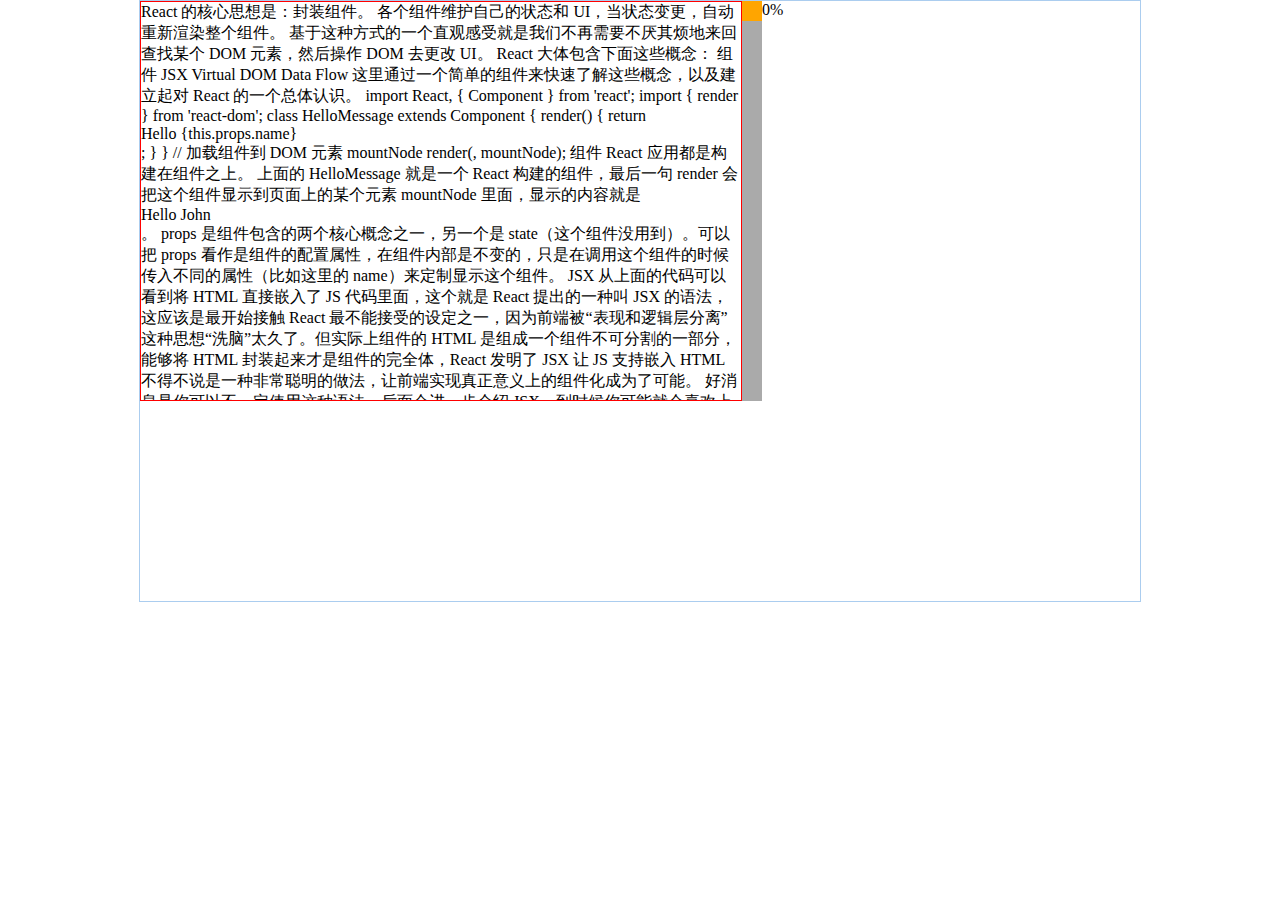
<file: vSlide.html>
<!DOCTYPE html>
<html lang="en">
<head>
    <meta charset="UTF-8">
    <meta name="viewport" content="width=device-width, initial-scale=1.0">
    <meta http-equiv="X-UA-Compatible" content="ie=edge">
    <title>竖向进度条</title>
    <style>
        * {
            margin: 0;
            padding: 0;
        }
        .main {
            width: 1000px;
            height: 600px;
            margin: 0 auto;
            border: 1px solid #abcdef;
        }
        .outerBox {
            float: left;
            position: relative;
            top: 0;
            left: 0;
            width: 20px;
            height: 400px;
            background: #aaa;
        }
        .innerBox {
            position: absolute;
            width: 20px;
            height: 20px;
            background: orange;
        }
        .outerContent {
            float: left;
            width: 600px;
            height: 398px;
            overflow: hidden;
            border: 1px solid red;
        }
        .content {
            position: relative;
            left: 0;
            top: 0;
        }
    </style>
</head>
<body>
    <div class="main">
        <div class="outerContent">
               <div class="content">

               React 的核心思想是：封装组件。

                各个组件维护自己的状态和 UI，当状态变更，自动重新渲染整个组件。
                
                基于这种方式的一个直观感受就是我们不再需要不厌其烦地来回查找某个 DOM 元素，然后操作 DOM 去更改 UI。
                
                React 大体包含下面这些概念：
                
                组件
                JSX
                Virtual DOM
                Data Flow
                这里通过一个简单的组件来快速了解这些概念，以及建立起对 React 的一个总体认识。
                
                import React, { Component } from 'react';
                import { render } from 'react-dom';
                
                class HelloMessage extends Component {
                  render() {
                    return <div>Hello {this.props.name}</div>;
                  }
                }
                
                // 加载组件到 DOM 元素 mountNode
                render(<HelloMessage name="John" />, mountNode);
                组件
                React 应用都是构建在组件之上。
                
                上面的 HelloMessage 就是一个 React 构建的组件，最后一句 render 会把这个组件显示到页面上的某个元素 mountNode 里面，显示的内容就是 <div>Hello John</div>。
                
                props 是组件包含的两个核心概念之一，另一个是 state（这个组件没用到）。可以把 props 看作是组件的配置属性，在组件内部是不变的，只是在调用这个组件的时候传入不同的属性（比如这里的 name）来定制显示这个组件。
                
                JSX
                从上面的代码可以看到将 HTML 直接嵌入了 JS 代码里面，这个就是 React 提出的一种叫 JSX 的语法，这应该是最开始接触 React 最不能接受的设定之一，因为前端被“表现和逻辑层分离”这种思想“洗脑”太久了。但实际上组件的 HTML 是组成一个组件不可分割的一部分，能够将 HTML 封装起来才是组件的完全体，React 发明了 JSX 让 JS 支持嵌入 HTML 不得不说是一种非常聪明的做法，让前端实现真正意义上的组件化成为了可能。
                
                好消息是你可以不一定使用这种语法，后面会进一步介绍 JSX，到时候你可能就会喜欢上了。现在要知道的是，要使用包含 JSX 的组件，是需要“编译”输出 JS 代码才能使用的，之后就会讲到开发环境。
                
                Virtual DOM
                当组件状态 state 有更改的时候，React 会自动调用组件的 render 方法重新渲染整个组件的 UI。
                
                当然如果真的这样大面积的操作 DOM，性能会是一个很大的问题，所以 React 实现了一个Virtual DOM，组件 DOM 结构就是映射到这个 Virtual DOM 上，React 在这个 Virtual DOM 上实现了一个 diff 算法，当要重新渲染组件的时候，会通过 diff 寻找到要变更的 DOM 节点，再把这个修改更新到浏览器实际的 DOM 节点上，所以实际上不是真的渲染整个 DOM 树。这个 Virtual DOM 是一个纯粹的 JS 数据结构，所以性能会比原生 DOM 快很多。
                
                Data Flow</div> 
        </div>
        <div class="outerBox">
            <div class="innerBox"></div>
        </div>
        <span class="num">0</span>%

        <div class="progress"></div>
    </div>

<script src="./js-util/jquery.js"></script>
<script>
(function(){
    let outer = $('.outerBox');
    let box = $('.innerBox');
    let percentage = 0;
    let content = $('.content');
    let diff = content.height() - $('.outerContent').height();
    box.mousedown(function(e){
        let distanceY = e.pageY - box.offset().top + outer.offset().top;

        $(document).mousemove(function(e) {
            let y = e.pageY - distanceY;
            if(y < 0) {
                y = 0; 
            } else if(y > outer.height() - box.height()) {
                y = outer.height() - box.height();
            }
            
            box.css({ top: y });
            percentage = y/(outer.height() - box.height());
            $('.num').text( (percentage * 100).toFixed(2));
            content.css('top', -diff * percentage)
        }).mouseup(function() {
            $(document).unbind('mousemove');
        })
    })
})()
</script>
</body>
</html>
</file>
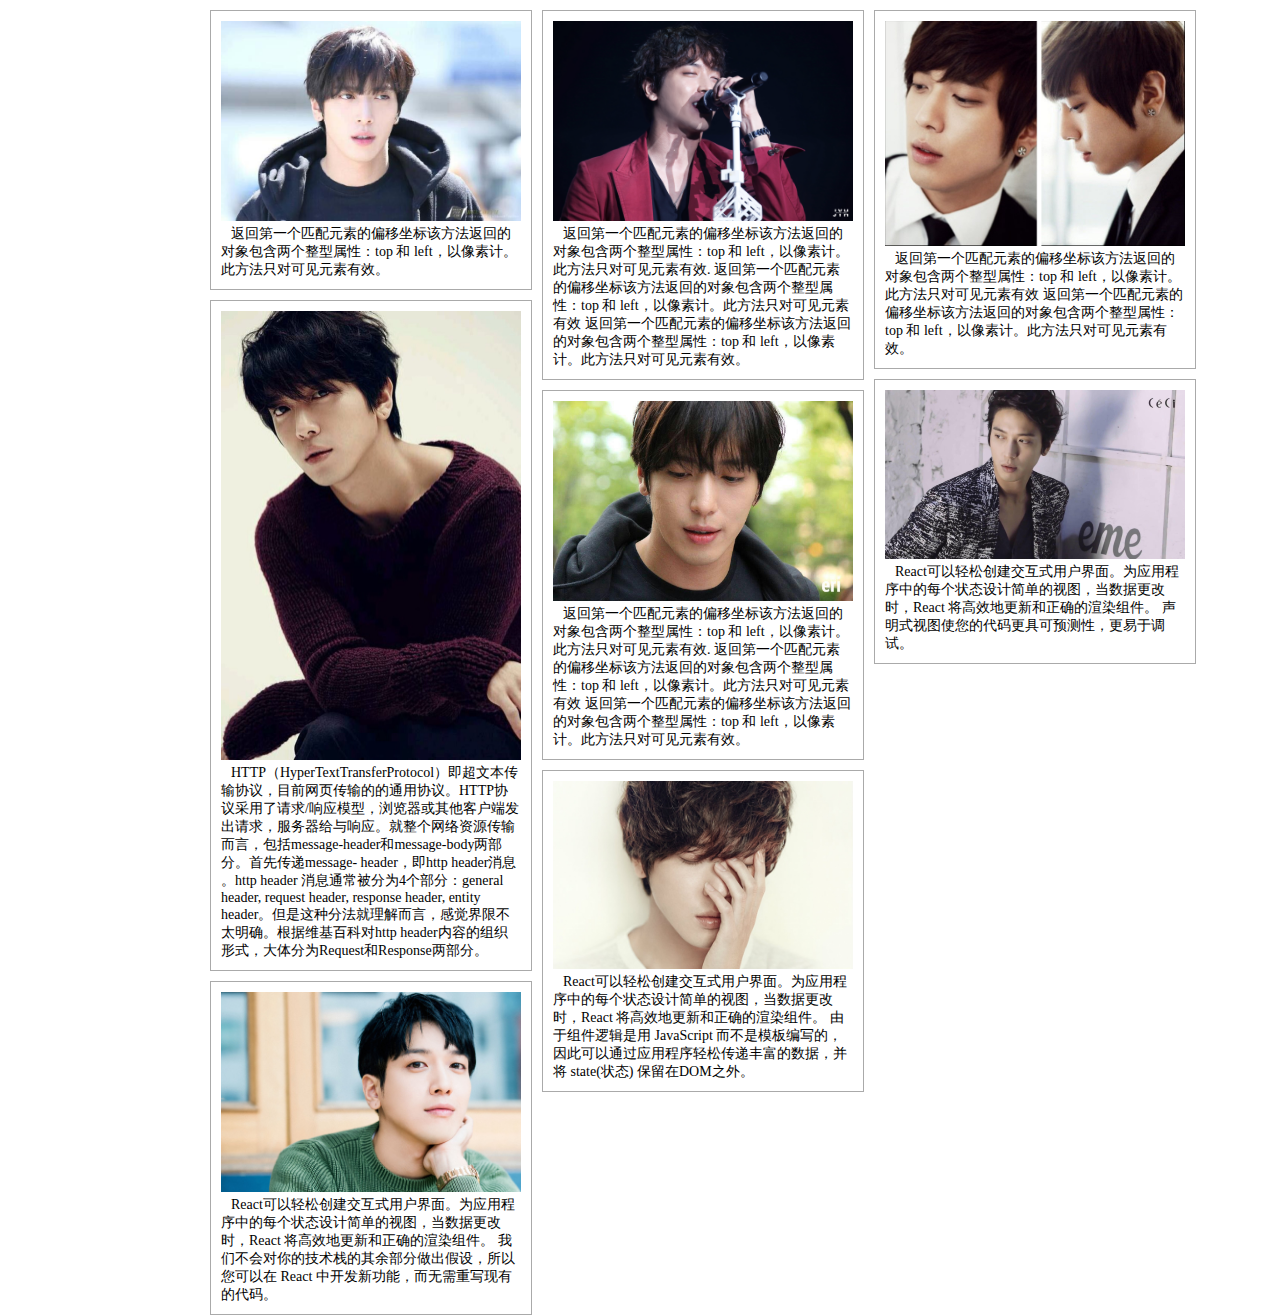
<file: waterfall.html>
<!DOCTYPE html>
<html lang="en">
<head>
    <meta charset="UTF-8">
    <title>waterfall</title>
    <style>
        * {
            margin: 0;
            padding: 0;
        }
        .main {
            position: relative;
            margin-left: 200px;
        }
        .item {
            position: absolute;
            margin: 10px 10px 0;
            padding: 10px;
            border: 1px solid #aaa;
        }
        .item:nth-child(3n+1) {
            left: 0;
            top: 0;
        }
        .item:nth-child(3n+2) {
            left: 332px;
            top: 0;
        }
        .item:nth-child(3n) {
            left: 664px;
            top: 0;
        }
        .item img {
            width: 300px;
        }
        .item .desc {
            width: 300px;
            font-size: 14px;
            text-indent: 10px;
        }
    </style>
</head>
<body>
    <div class="main">
        <div class="item">
            <img src="imgs/郑容和1.jpeg" alt="">
            <p class="desc">返回第一个匹配元素的偏移坐标该方法返回的对象包含两个整型属性：top 和 left，以像素计。此方法只对可见元素有效。</p>
        </div>
        <div class="item">
            <img src="imgs/郑容和2.jpeg" alt="">
            <p class="desc">返回第一个匹配元素的偏移坐标该方法返回的对象包含两个整型属性：top 和 left，以像素计。此方法只对可见元素有效.
            返回第一个匹配元素的偏移坐标该方法返回的对象包含两个整型属性：top 和 left，以像素计。此方法只对可见元素有效
            返回第一个匹配元素的偏移坐标该方法返回的对象包含两个整型属性：top 和 left，以像素计。此方法只对可见元素有效。</p>
        </div>
        <div class="item">
            <img src="imgs/郑容和3.jpg" alt="">
            <p class="desc">返回第一个匹配元素的偏移坐标该方法返回的对象包含两个整型属性：top 和 left，以像素计。此方法只对可见元素有效
            返回第一个匹配元素的偏移坐标该方法返回的对象包含两个整型属性：top 和 left，以像素计。此方法只对可见元素有效。</p>
        </div>
        <div class="item">
            <img src="imgs/郑容和4.jpeg" alt="">
            <p class="desc">HTTP（HyperTextTransferProtocol）即超文本传输协议，目前网页传输的的通用协议。HTTP协议采用了请求/响应模型，浏览器或其他客户端发出请求，服务器给与响应。就整个网络资源传输而言，包括message-header和message-body两部分。首先传递message- header，即http header消息 。http header 消息通常被分为4个部分：general  header, request header, response header, entity header。但是这种分法就理解而言，感觉界限不太明确。根据维基百科对http header内容的组织形式，大体分为Request和Response两部分。</p>
        </div>
        <div class="item">
            <img src="imgs/郑容和5.jpeg" alt="">
            <p class="desc">返回第一个匹配元素的偏移坐标该方法返回的对象包含两个整型属性：top 和 left，以像素计。此方法只对可见元素有效.
            返回第一个匹配元素的偏移坐标该方法返回的对象包含两个整型属性：top 和 left，以像素计。此方法只对可见元素有效
            返回第一个匹配元素的偏移坐标该方法返回的对象包含两个整型属性：top 和 left，以像素计。此方法只对可见元素有效。</p>
        </div>
        <div class="item">
            <img src="imgs/郑容和6.jpeg" alt="">
            <p class="desc">React可以轻松创建交互式用户界面。为应用程序中的每个状态设计简单的视图，当数据更改时，React 将高效地更新和正确的渲染组件。
            声明式视图使您的代码更具可预测性，更易于调试。</p>
        </div>
        <div class="item">
            <img src="imgs/郑容和7.jpg" alt="">
            <p class="desc">React可以轻松创建交互式用户界面。为应用程序中的每个状态设计简单的视图，当数据更改时，React 将高效地更新和正确的渲染组件。
            我们不会对你的技术栈的其余部分做出假设，所以您可以在 React 中开发新功能，而无需重写现有的代码。</p>
        </div>
        <div class="item">
            <img src="imgs/郑容和8.jpg" alt="">
            <p class="desc">React可以轻松创建交互式用户界面。为应用程序中的每个状态设计简单的视图，当数据更改时，React 将高效地更新和正确的渲染组件。
            由于组件逻辑是用 JavaScript 而不是模板编写的，因此可以通过应用程序轻松传递丰富的数据，并将 state(状态) 保留在DOM之外。</p>
        </div>
    </div>

<script src="./js-util/jquery.js"></script>
<script>
(function(){
    let items = $('.item');
    let heightBox = {
        leftBox: 0,
        centerBox: 0,
        rightBox: 0
    };
    [].slice.call(items).forEach(function(e,i) {
        switch(i%3) {
            case 0: 
                $(e).css('top', heightBox.leftBox);
                heightBox.leftBox += $(e).outerHeight(true);
                break;
            case 1: 
                $(e).css('top',heightBox.centerBox);
                heightBox.centerBox += $(e).outerHeight(true);
                break;
            case 2:
                $(e).css('top',heightBox.rightBox);
                heightBox.rightBox += $(e).outerHeight(true);
                break;
        }
    })
})()
</script>
</body>
</html>
</file>
<file: resumeByH5/css/iconfont.css>
@font-face {font-family: "iconfont";
  src: url('../font/iconfont.eot?t=1527529121971'); /* IE9*/
  src: url('../font/iconfont.eot?t=1527529121971#iefix') format('embedded-opentype'), /* IE6-IE8 */
  url('[data-uri]') format('woff'),
  url('../font/iconfont.ttf?t=1527529121971') format('truetype'), /* chrome, firefox, opera, Safari, Android, iOS 4.2+*/
  url('../font/iconfont.svg?t=1527529121971#iconfont') format('svg'); /* iOS 4.1- */
}

.iconfont {
  font-family:"iconfont" !important;
  font-size:16px;
  font-style:normal;
  -webkit-font-smoothing: antialiased;
  -moz-osx-font-smoothing: grayscale;
}

.icon-iconbofang:before { content: "\e636"; }

.icon-pause:before { content: "\e632"; }

.icon-youbofang:before { content: "\e62e"; }

.icon-zuobofang:before { content: "\e62f"; }

.icon-fanhui:before { content: "\e641"; }
</file>
